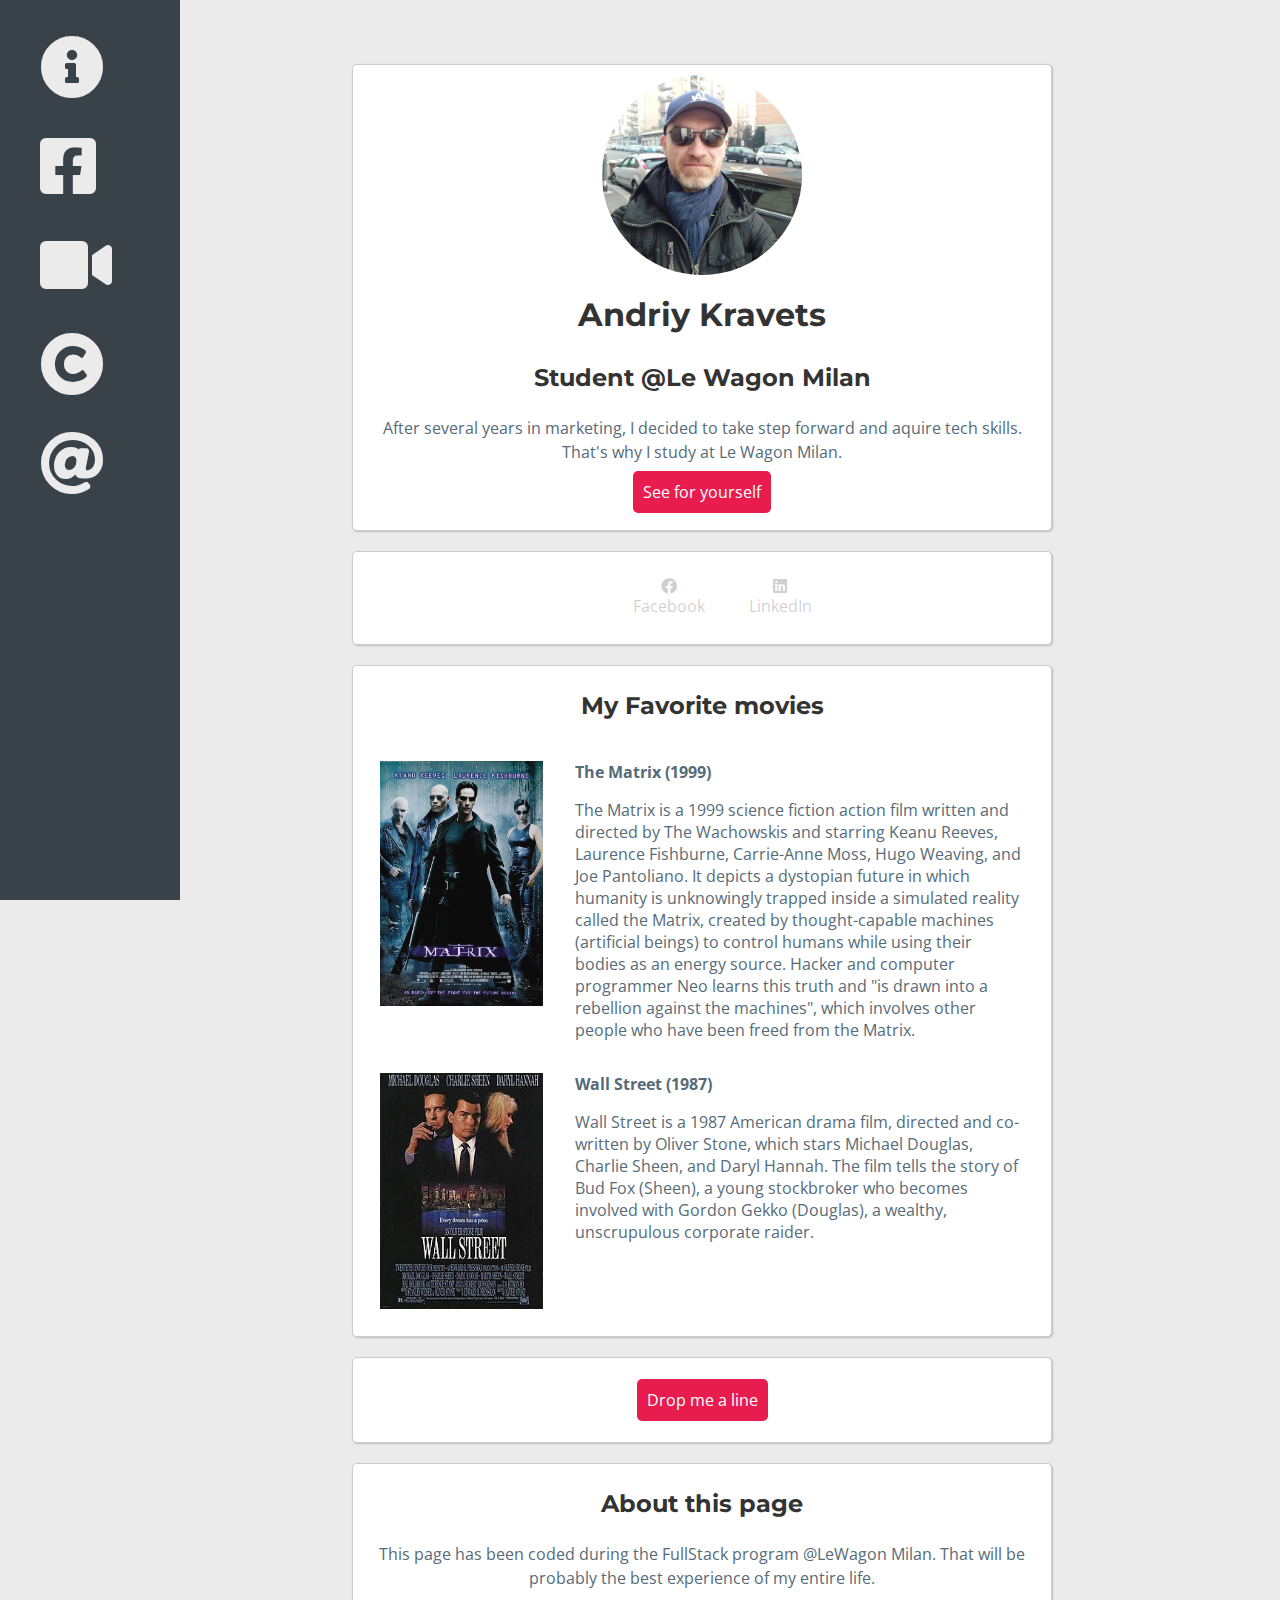
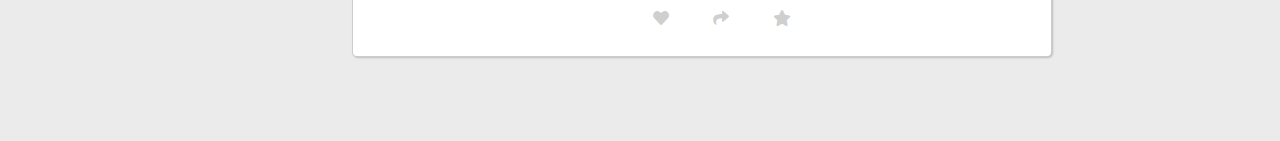
<file: index.html>
<html>
  <head>
    <title>Profile Page | Andriy Kravets</title>
    <meta charset="utf-8">
    <meta name="description" content="The best FE test page in the world">
    <link href="https://fonts.googleapis.com/css?family=Montserrat|Open+Sans" rel="stylesheet">
    <link rel="stylesheet" href="https://use.fontawesome.com/releases/v5.0.10/css/all.css">
    <link rel="stylesheet" href="style.css">

  </head>


<body>

  <div id="sidebar">
    <ul class="list-sidebar">
      <li>
        <a href="#info">
          <i class="fas fa-info-circle white fa-4x"></i>
        </a>
      </li>
      <li>
        <a href="#social_links">
          <i class="fab fa-facebook-square white fa-4x"></i>
        </a>
      </li>
      <li>
        <a href="#movies">
          <i class="fas fa-video white fa-4x"></i></a>
      </li>
      <li>
        <a href="#footer">
          <i class="fas fa-copyright white fa-4x"></i></a>
      </li>
      <li>
        <a href="#contact">
          <i class="fas fa-at white fa-4x"></i></a>
      </li>
    </ul>
  </div>

  <div id="page-content">
    <div class="container">
      <div class="card" id="info">
        <img id="logo" src="images/profile_page.jpg" alt="Andriy Kravets profile page">
        <h1>Andriy Kravets</h1>

        <h2>Student @Le Wagon Milan</h2>

        <p>After several years in marketing, I decided to take step forward and aquire tech skills. That's why I study at Le Wagon Milan.</p>

        <a class="btn-red" href="http://www.lewagon.com/milan" target="_blank">See for yourself</a></p>
      </div>

      <div class="card" id="social_links">
        <ul class="list-inline">
          <li>
            <a href="https://www.facebook.com/andriy.kravets.5" target="_blank">
              <i class="fab fa-facebook"></i><br>Facebook</a>
          </li>
          <li>
            <a href="https://www.linkedin.com/in/andriykravets/" target="_blank">
              <i class="fab fa-linkedin"></i><br>LinkedIn</a>
          </li>
        </ul>
      </div>

      <div class="card" id="movies">
        <h2>My Favorite movies</h2>

        <table>
          <tbody>
            <tr>
              <td>
                <img class="image-medium"src="images/matrix.jpg" alt="The Matrix movie photo">
              </td>
              <td><p><strong>The Matrix (1999)</strong></p>
                  <p>The Matrix is a 1999 science fiction action film written and directed by The Wachowskis and starring Keanu Reeves, Laurence Fishburne, Carrie-Anne Moss, Hugo Weaving, and Joe Pantoliano. It depicts a dystopian future in which humanity is unknowingly trapped inside a simulated reality called the Matrix, created by thought-capable machines (artificial beings) to control humans while using their bodies as an energy source. Hacker and computer programmer Neo learns this truth and "is drawn into a rebellion against the machines", which involves other people who have been freed from the Matrix.</p>
              </td>
            </tr>
            <tr>
              <td>
                <img class="image-medium"src="images/Wall_Street_film.jpg" alt="Wall Street movie photo">
              </td>
              <td><p><strong>Wall Street (1987)</strong></p>
                  <p>Wall Street is a 1987 American drama film, directed and co-written by Oliver Stone, which stars Michael Douglas, Charlie Sheen, and Daryl Hannah. The film tells the story of Bud Fox (Sheen), a young stockbroker who becomes involved with Gordon Gekko (Douglas), a wealthy, unscrupulous corporate raider.</p>
              </td>
            </tr>
           </tbody>
        </table>
      </div>


      <div class="card" id="contact">
        <a class="btn-red" href="form.html">Drop me a line</a>
      </div>


      <div class="card" id="footer">
        <h2>About this page</h2>
        <p>This page has been coded during the FullStack program @LeWagon Milan. That will be probably the best experience of my entire life.</p>

        <ul class="list-inline">
          <li>
            <a href="">
              <i class="fas fa-heart"></i>
            </a>
          </li>
          <li>
            <a href="">
              <i class="fas fa-share"></i>
            </a>
          </li>
          <li>
            <a href="">
              <i class="fas fa-star"></i>
            </a>
          </li>
        </ul>
      </div>


    </div>
  </div>

</body>

</html>
</file>
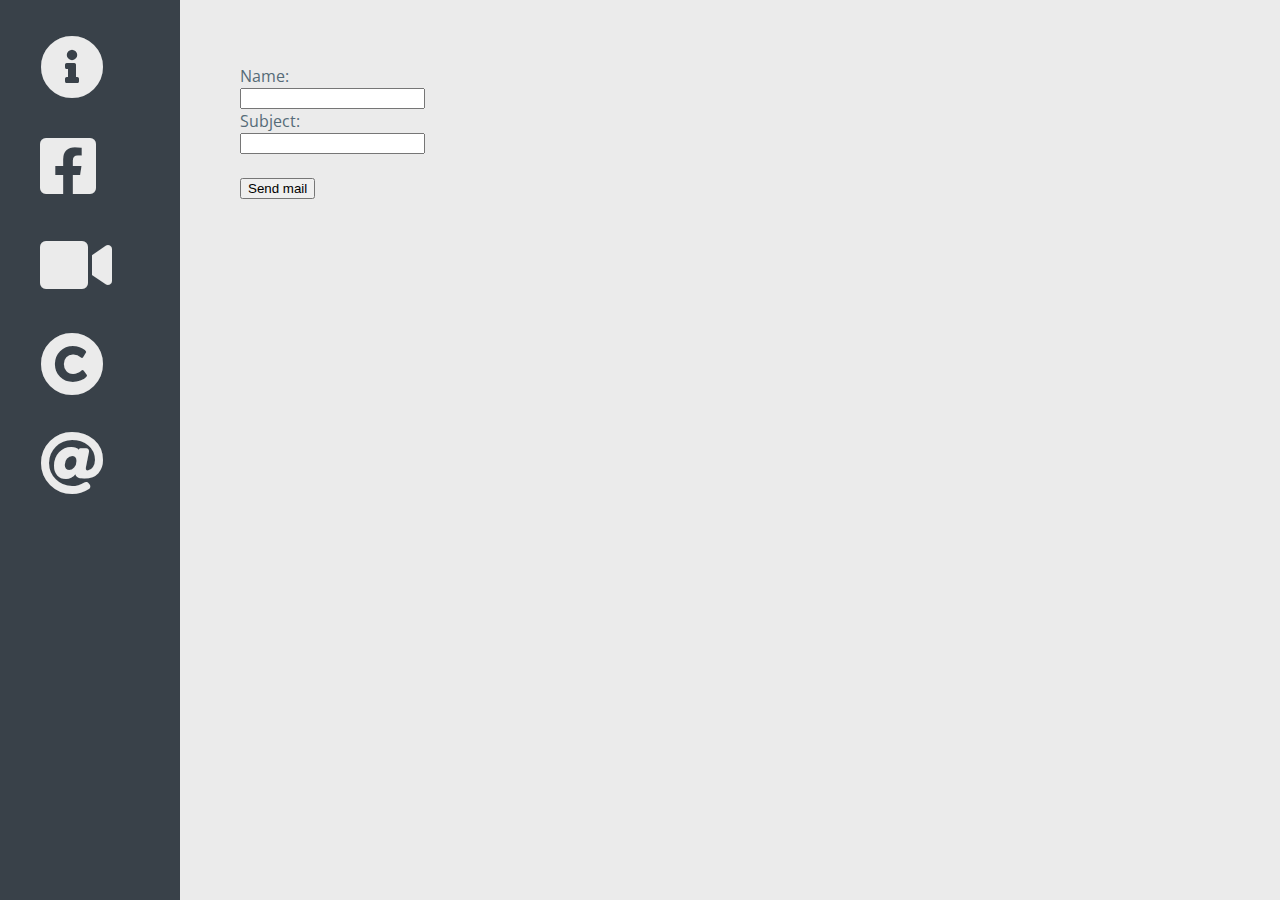
<file: form.html>
<html>
  <head>
    <title>Profile Page | Andriy Kravets</title>
    <meta charset="utf-8">
    <meta name="description" content="The best FE test page in the world">
    <link href="https://fonts.googleapis.com/css?family=Montserrat|Open+Sans" rel="stylesheet">
    <link rel="stylesheet" href="https://use.fontawesome.com/releases/v5.0.10/css/all.css">
    <link rel="stylesheet" href="form-style.css">

  </head>


<body>

  <div id="sidebar">
    <ul class="list-sidebar">
      <li>
        <a href="index.html#info">
          <i class="fas fa-info-circle white fa-4x"></i>
        </a>
      </li>
      <li>
        <a href="index.html#social_links">
          <i class="fab fa-facebook-square white fa-4x"></i>
        </a>
      </li>
      <li>
        <a href="index.html#movies">
          <i class="fas fa-video white fa-4x"></i></a>
      </li>
      <li>
        <a href="index.html#footer">
          <i class="fas fa-copyright white fa-4x"></i></a>
      </li>
      <li>
        <a href="index.html#contact">
          <i class="fas fa-at white fa-4x"></i></a>
      </li>
    </ul>
  </div>

  <div class="page-content">
    <div class="card">
    <form action="index.html">
    Name:<br>
    <input type="text" name="name"><br>
    Subject:<br>
    <input type="text" name="email"><br><br>
    <input type="submit" value="Send mail">
 </form>
</div>
  </div>

</body>

</html>
</file>
<file: style.css>
body {
  font-family: 'Open Sans', sans-serif;
  background: #EBEBEB;
  color: #566b78;
  margin: 0 auto;
  max-width: 50em;
  line-height: 1.5;
  padding: 4em 1em;
}

h1, h2, h3 {
  color: #333;
  font-family: 'Montserrat', sans-serif;
  margin-top: 0.5em;

}

.white {
  color: #EBEBEB;
}

#page-content {
  margin-left: 7em;
}

#sidebar {
  position: fixed;
  width: 180px;
  left: 0;
  top: 0;
  bottom: 0;
  background: #394149;
}

a {
  color: rgba(0, 0, 0, 0.2);
  text-decoration: none;
}

a:hover {
  color: #e81c4f;
}

th, td {
  padding: 15px;
  text-align: left;
  vertical-align: top;
}

.image-medium {
  width: 100%;
  height: auto;
}

.container {
  width: 700px;
  margin: 0 auto;
}
#logo {
  width: 200px;
  height: 200px;
  border-radius: 100px;
}

#logo:hover {
  width: 210px;
  height: 210px;
  border-radius: 105px;
  border: 1px solid red;
}

.card {
  background: white;
  padding: 10px;
  text-align: center;
  margin-bottom: 20px;
  border-radius: 5px;
  border: 1px solid rgba(0, 0, 0, 0.2);
  box-shadow: 1px 1px 2px rgba(0, 0, 0, 0.2);
}

.btn-red {
  margin: 10px;
  padding: 10px;
  background-color: #e81c4f;
  color: white;
  border-radius: 5px;
}

.btn-red:hover {
  background-color: white;
  color: #e81c4f;
}


.list-inline > li{
  display: inline-block;
  padding: 0px 20px;
}

.list-sidebar {
  color: rgba(0, 0, 0, 0.2);
  list-style-type:none;
}

.list-sidebar > li {
  margin-top: 35px;
}

#contact {
  padding: 30px;
}

@media (max-width: 960px) {
  /* For a screen < 960px, this CSS will be read */
  .container {
    width: 650px;
  }
  #sidebar {
  width: 125px;
  }
}
@media (max-width: 720px) {
  /* For a screen < 720px, this CSS will be read */
  .container {
    width: 350px;
  }
  #sidebar {
  width: 125px;
  }
}
@media (max-width: 540px) {
  /* For a screen < 540px, this CSS will be read */
  .container {
    width: 280px;
  }
  #sidebar {
  width: 120px;
  }
}
</file>
<file: form-style.css>
body {
  font-family: 'Open Sans', sans-serif;
  background: #EBEBEB;
  color: #566b78;
  margin: 0 auto;
  max-width: 50em;
  line-height: 1.5;
  padding: 4em 1em;
}

h1, h2, h3 {
  color: #333;
  font-family: 'Montserrat', sans-serif;
  margin-top: 0.5em;

}

#page-content {
  margin-left: 7em;
}

#sidebar {
  position: fixed;
  width: 180px;
  left: 0;
  top: 0;
  bottom: 0;
  background: #394149;
}

.white {
  color: #EBEBEB;
}

.list-sidebar {
  color: rgba(0, 0, 0, 0.2);
  list-style-type:none;
}

.list-sidebar > li {
  margin-top: 35px;
}

.btn-red {
  margin-top: 100px;
  padding: 10px;
  background-color: #e81c4f;
  color: white;
  border-radius: 5px;
}

.btn-red:hover {
  background-color: white;
  color: #e81c4f;
}

a {
  color: rgba(0, 0, 0, 0.2);
  text-decoration: none;
}
</file>
